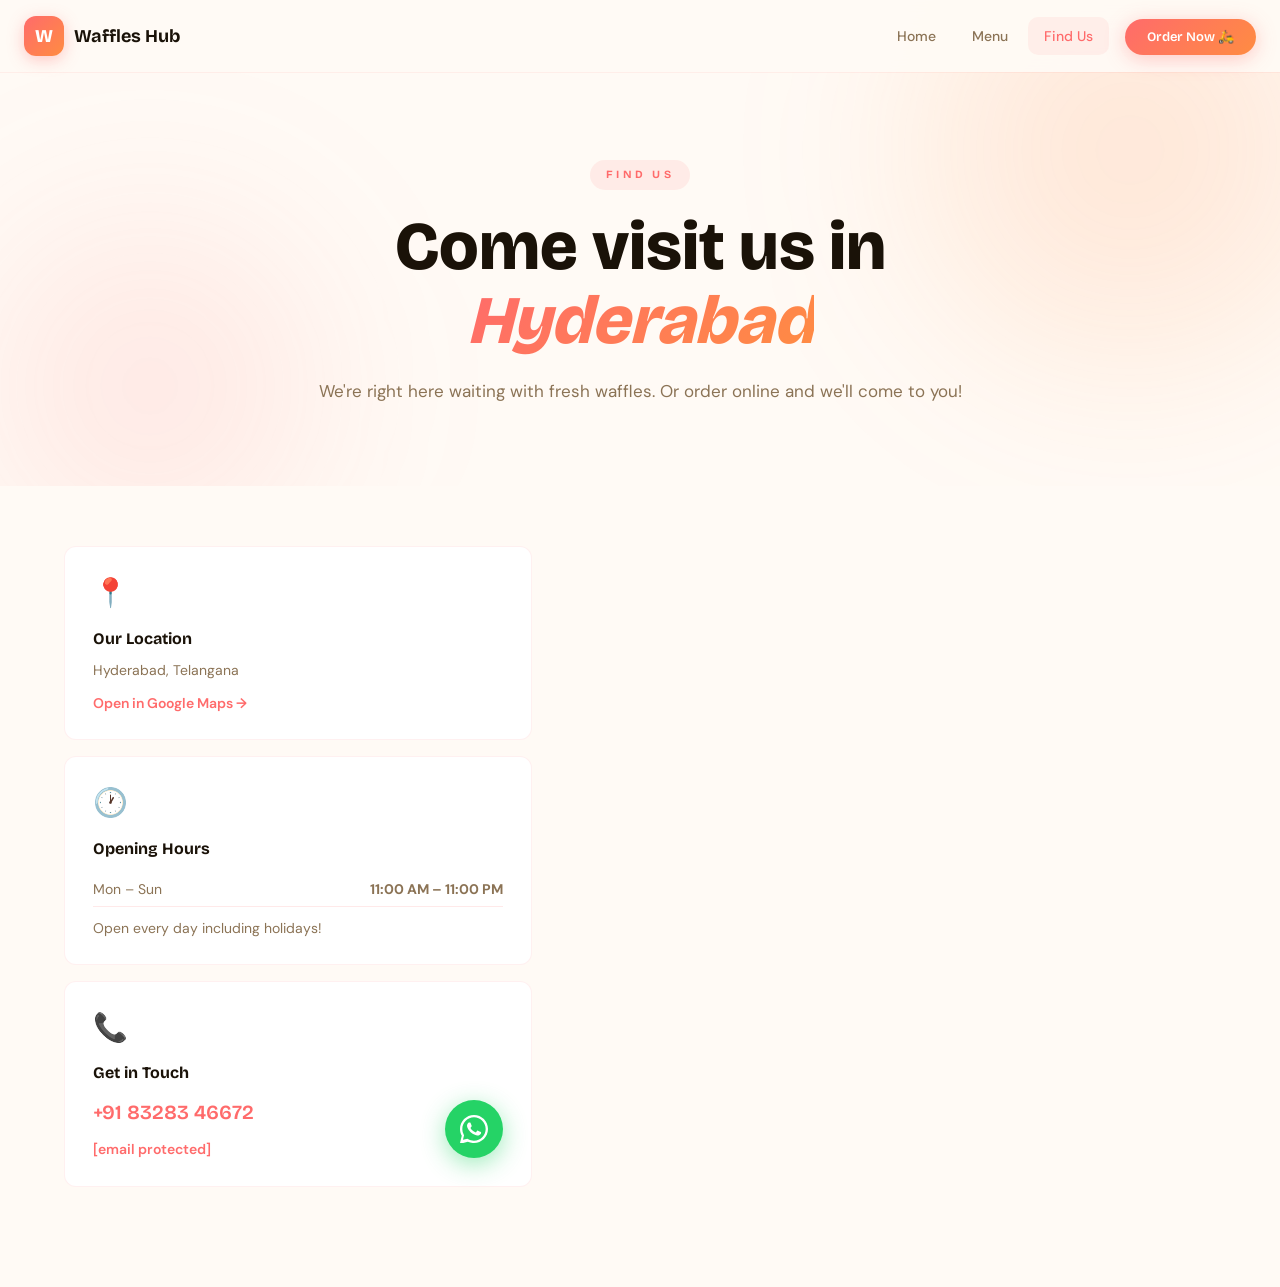
<file: findus.html>
<!DOCTYPE html>
<html lang="en">
<head>
  <meta charset="UTF-8">
  <meta name="viewport" content="width=device-width, initial-scale=1.0">
  <title>Find Us — Waffles Hub</title>
  <link rel="preconnect" href="https://fonts.googleapis.com">
  <link href="https://fonts.googleapis.com/css2?family=Bricolage+Grotesque:wght@400;500;600;700;800&family=DM+Sans:ital,wght@0,300;0,400;0,500;1,300&display=swap" rel="stylesheet">
  <link rel="stylesheet" href="style.css">
</head>
<body class="page-findus">

<!-- NAV -->
<nav class="nav" id="nav">
  <div class="nav-inner">
    <a href="index.html" class="nav-logo">
      <div class="logo-blob">W</div>
      <span>Waffles Hub</span>
    </a>
    <div class="nav-links">
      <a href="index.html">Home</a>
      <a href="menu.html">Menu</a>
      <a href="findus.html" class="active">Find Us</a>
    </div>
    <div class="nav-actions">
      <a href="index.html#cta" class="btn-order">Order Now 🛵</a>
    </div>
    <button class="burger" id="burger"><span></span><span></span><span></span></button>
  </div>
</nav>
<div class="mob-menu" id="mobMenu">
  <a href="index.html" onclick="closeBurger()">Home</a>
  <a href="menu.html" onclick="closeBurger()">Menu</a>
  <a href="findus.html" onclick="closeBurger()">Find Us</a>
  <a href="index.html#cta" onclick="closeBurger()" class="mob-order">Order Now 🛵</a>
</div>

<!-- PAGE HERO -->
<section class="page-hero findus-hero">
  <div class="page-hero-shapes">
    <div class="ph-s1"></div><div class="ph-s2"></div>
  </div>
  <div class="page-hero-content">
    <span class="page-hero-label">Find Us</span>
    <h1>Come visit us in <em>Hyderabad</em></h1>
    <p>We're right here waiting with fresh waffles. Or order online and we'll come to you!</p>
  </div>
</section>

<!-- FIND US CONTENT -->
<section class="findus-section">
  <div class="container">
    <div class="findus-grid">

      <!-- INFO CARDS -->
      <div class="findus-info">
        <div class="info-card reveal-card" style="--i:0">
          <div class="info-icon">📍</div>
          <h3>Our Location</h3>
          <p>Hyderabad, Telangana</p>
          <a href="https://maps.app.goo.gl/ycZbX25pF25yN1WCA?g_st=iw" target="_blank" class="info-link">Open in Google Maps →</a>
        </div>

        <div class="info-card reveal-card" style="--i:1">
          <div class="info-icon">🕐</div>
          <h3>Opening Hours</h3>
          <div class="hours-list">
            <div class="hours-row"><span>Mon – Sun</span><span><strong>11:00 AM – 11:00 PM</strong></span></div>
          </div>
          <p class="hours-note">Open every day including holidays!</p>
        </div>

        <div class="info-card reveal-card" style="--i:2">
          <div class="info-icon">📞</div>
          <h3>Get in Touch</h3>
          <a href="tel:8328346672" class="info-link big">+91 83283 46672</a>
          <a href="/cdn-cgi/l/email-protection#f997989e98959097989a91b99e94989095d79a9694" class="info-link"><span class="__cf_email__" data-cfemail="cba5aaacaaa7a2a5aaa8a38baca6aaa2a7e5a8a4a6">[email&#160;protected]</span></a>
          <a href="https://wa.me/918328346672" target="_blank" class="wa-float">
  <svg width="28" height="28" viewBox="0 0 24 24" fill="white" xmlns="http://www.w3.org/2000/svg">
    <path d="M17.472 14.382c-.297-.149-1.758-.867-2.03-.967-.273-.099-.471-.148-.67.15-.197.297-.767.966-.94 1.164-.173.199-.347.223-.644.075-.297-.15-1.255-.463-2.39-1.475-.883-.788-1.48-1.761-1.653-2.059-.173-.297-.018-.458.13-.606.134-.133.298-.347.446-.52.149-.174.198-.298.298-.497.099-.198.05-.371-.025-.52-.075-.149-.669-1.612-.916-2.207-.242-.579-.487-.5-.669-.51-.173-.008-.371-.01-.57-.01-.198 0-.52.074-.792.372-.272.297-1.04 1.016-1.04 2.479 0 1.462 1.065 2.875 1.213 3.074.149.198 2.096 3.2 5.077 4.487.709.306 1.262.489 1.694.625.712.227 1.36.195 1.871.118.571-.085 1.758-.719 2.006-1.413.248-.694.248-1.289.173-1.413-.074-.124-.272-.198-.57-.347z"/>
    <path d="M12 0C5.373 0 0 5.373 0 12c0 2.123.553 4.116 1.523 5.847L.057 23.882a.5.5 0 0 0 .611.611l6.037-1.466A11.945 11.945 0 0 0 12 24c6.627 0 12-5.373 12-12S18.627 0 12 0zm0 22c-1.907 0-3.693-.528-5.221-1.448l-.374-.222-3.878.942.96-3.878-.244-.386A9.96 9.96 0 0 1 2 12C2 6.477 6.477 2 12 2s10 4.477 10 10-4.477 10-10 10z"/>
  </svg>
</a>

<script src="script.js"></script>
</body>
</html>
</file>
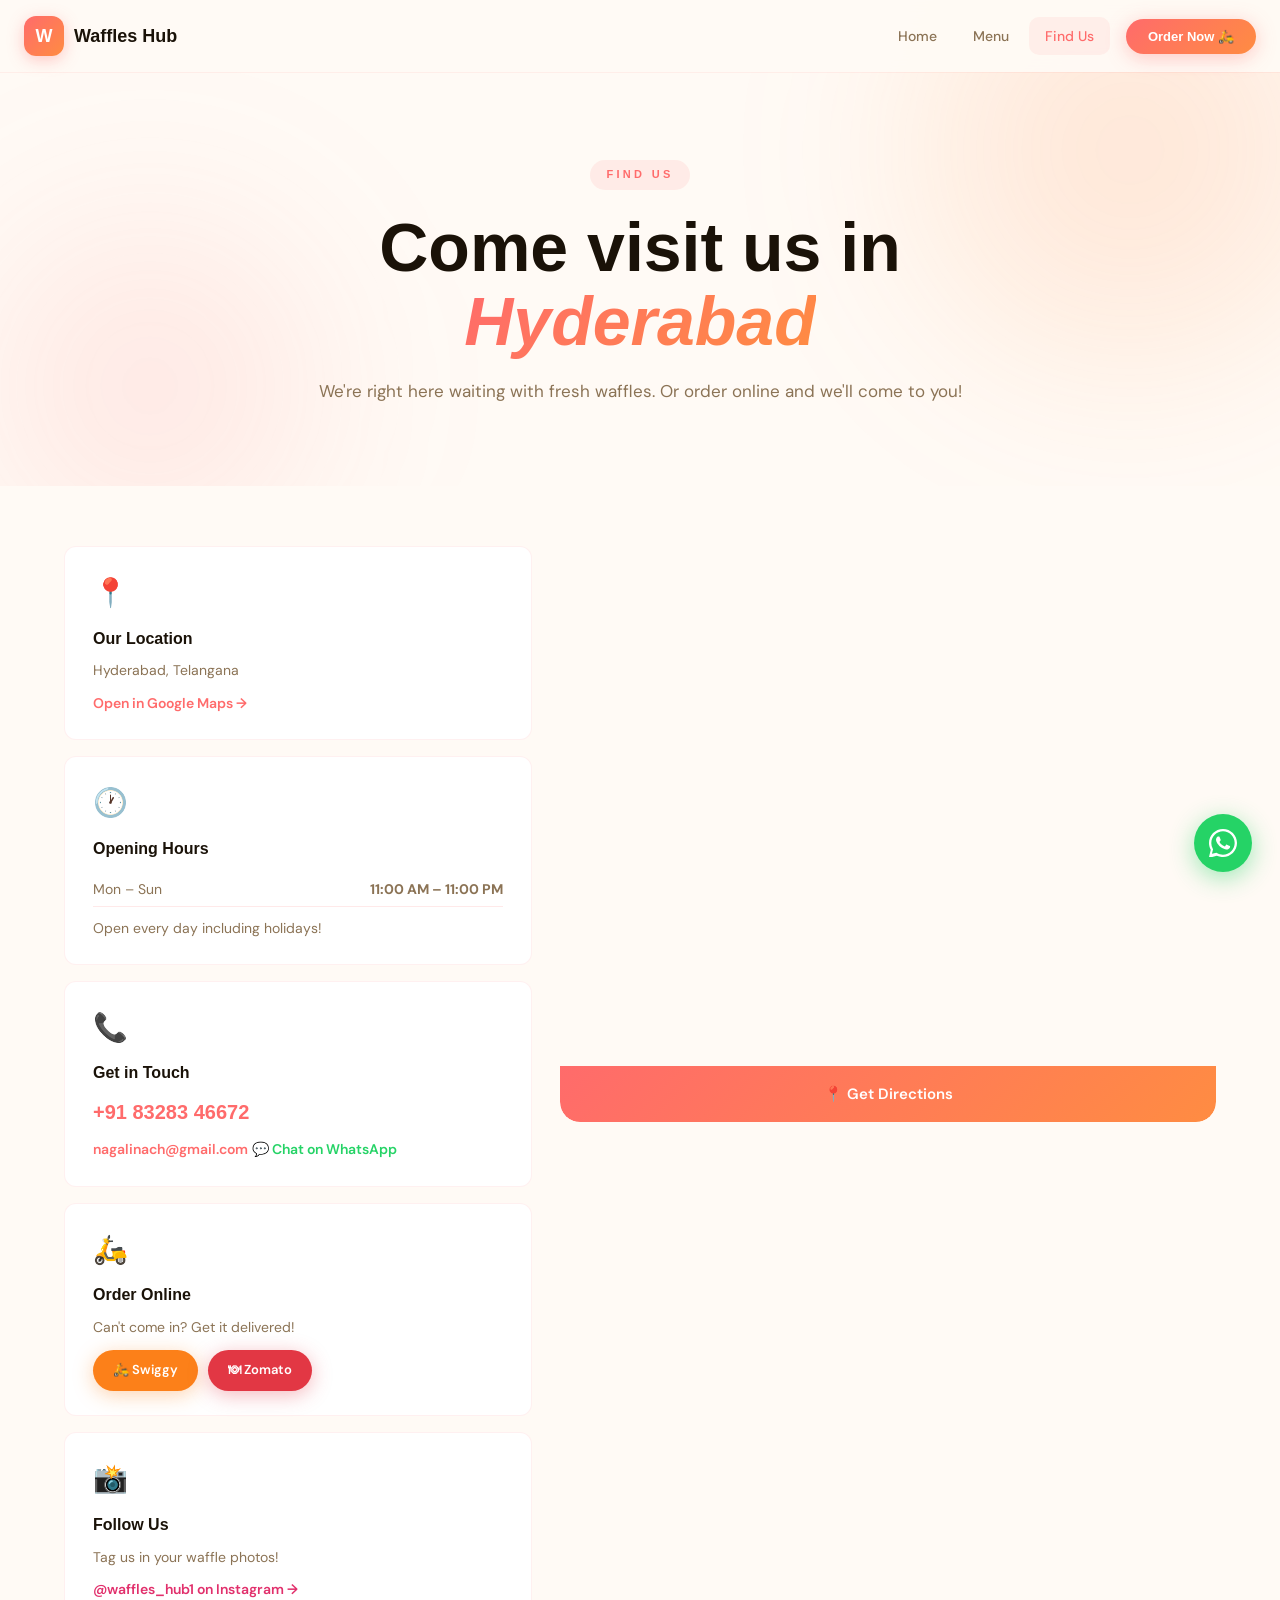
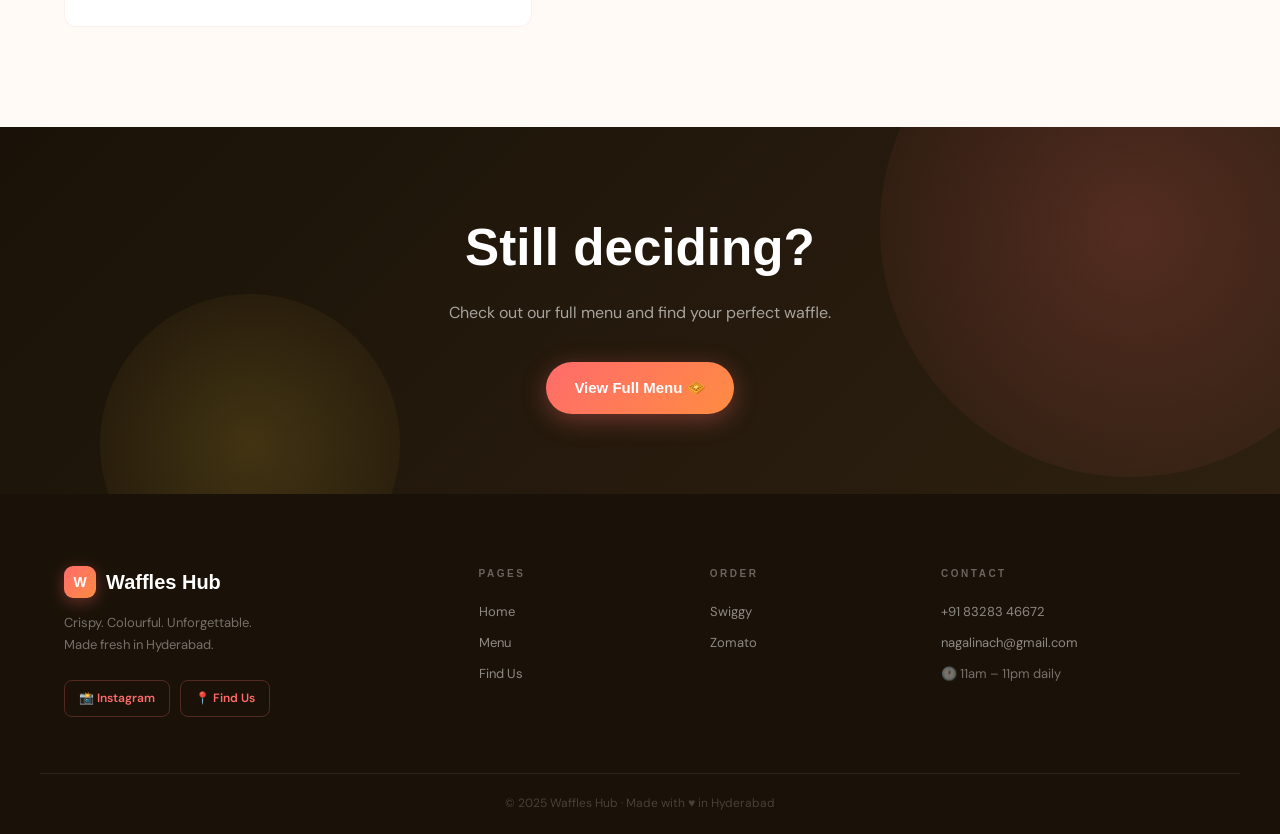
<file: Findus.html>
<!DOCTYPE html>
<html lang="en">
<head>
  <meta charset="UTF-8">
  <meta name="viewport" content="width=device-width, initial-scale=1.0">
  <title>Find Us — Waffles Hub</title>
  <link rel="preconnect" href="https://fonts.googleapis.com">
  <link href="https://fonts.googleapis.com/css2?family=Syne:wght@400;600;700;800&family=DM+Sans:ital,wght@0,300;0,400;0,500;1,300&display=swap" rel="stylesheet">
  <link rel="stylesheet" href="style.css">
</head>
<body class="page-findus">

<!-- NAV -->
<nav class="nav" id="nav">
  <div class="nav-inner">
    <a href="index.html" class="nav-logo">
      <div class="logo-blob">W</div>
      <span>Waffles Hub</span>
    </a>
    <div class="nav-links">
      <a href="index.html">Home</a>
      <a href="menu.html">Menu</a>
      <a href="findus.html" class="active">Find Us</a>
    </div>
    <div class="nav-actions">
      <a href="https://www.swiggy.com/direct/brand/342209?source=swiggy-direct&subSource=generic" target="_blank" class="btn-order">Order Now 🛵</a>
    </div>
    <button class="burger" id="burger"><span></span><span></span><span></span></button>
  </div>
</nav>
<div class="mob-menu" id="mobMenu">
  <a href="index.html" onclick="closeBurger()">Home</a>
  <a href="menu.html" onclick="closeBurger()">Menu</a>
  <a href="findus.html" onclick="closeBurger()">Find Us</a>
  <a href="https://www.swiggy.com/direct/brand/342209" target="_blank" class="mob-order">Order Now 🛵</a>
</div>

<!-- PAGE HERO -->
<section class="page-hero findus-hero">
  <div class="page-hero-shapes">
    <div class="ph-s1"></div><div class="ph-s2"></div>
  </div>
  <div class="page-hero-content">
    <span class="page-hero-label">Find Us</span>
    <h1>Come visit us in <em>Hyderabad</em></h1>
    <p>We're right here waiting with fresh waffles. Or order online and we'll come to you!</p>
  </div>
</section>

<!-- FIND US CONTENT -->
<section class="findus-section">
  <div class="container">
    <div class="findus-grid">

      <!-- INFO CARDS -->
      <div class="findus-info">
        <div class="info-card reveal-card" style="--i:0">
          <div class="info-icon">📍</div>
          <h3>Our Location</h3>
          <p>Hyderabad, Telangana</p>
          <a href="https://maps.app.goo.gl/ycZbX25pF25yN1WCA?g_st=iw" target="_blank" class="info-link">Open in Google Maps →</a>
        </div>

        <div class="info-card reveal-card" style="--i:1">
          <div class="info-icon">🕐</div>
          <h3>Opening Hours</h3>
          <div class="hours-list">
            <div class="hours-row"><span>Mon – Sun</span><span><strong>11:00 AM – 11:00 PM</strong></span></div>
          </div>
          <p class="hours-note">Open every day including holidays!</p>
        </div>

        <div class="info-card reveal-card" style="--i:2">
          <div class="info-icon">📞</div>
          <h3>Get in Touch</h3>
          <a href="tel:8328346672" class="info-link big">+91 83283 46672</a>
          <a href="mailto:nagalinach@gmail.com" class="info-link">nagalinach@gmail.com</a>
          <a href="https://wa.me/918328346672" target="_blank" class="info-link whatsapp-link">💬 Chat on WhatsApp</a>
        </div>

        <div class="info-card reveal-card" style="--i:3">
          <div class="info-icon">🛵</div>
          <h3>Order Online</h3>
          <p>Can't come in? Get it delivered!</p>
          <div class="order-btns-row">
            <a href="https://www.swiggy.com/direct/brand/342209?source=swiggy-direct&subSource=generic" target="_blank" class="btn-swiggy sm">🛵 Swiggy</a>
            <a href="https://zoma.to/r/21870939" target="_blank" class="btn-zomato sm">🍽 Zomato</a>
          </div>
        </div>

        <div class="info-card reveal-card" style="--i:4">
          <div class="info-icon">📸</div>
          <h3>Follow Us</h3>
          <p>Tag us in your waffle photos!</p>
          <a href="https://www.instagram.com/waffles_hub1?igsh=MWwyd3F5aGllOXdnZQ%3D%3D&utm_source=qr" target="_blank" class="info-link insta-link">@waffles_hub1 on Instagram →</a>
        </div>
      </div>

      <!-- MAP -->
      <div class="findus-map reveal-card" style="--i:1">
        <div class="map-wrap">
          <iframe
            src="https://www.google.com/maps/embed?pb=!1m18!1m12!1m3!1d243647.25613065193!2d78.24323041376953!3d17.412281199999998!2m3!1f0!2f0!3f0!3m2!1i1024!2i768!4f13.1!3m3!1m2!1s0x3bcb99daeaebd2c7%3A0xae93b78392bafbc2!2sHyderabad%2C%20Telangana!5e0!3m2!1sen!2sin!4v1710000000000!5m2!1sen!2sin"
            width="100%" height="100%"
            style="border:0;" allowfullscreen="" loading="lazy"
            referrerpolicy="no-referrer-when-downgrade">
          </iframe>
        </div>
        <a href="https://maps.app.goo.gl/ycZbX25pF25yN1WCA?g_st=iw" target="_blank" class="map-cta">📍 Get Directions</a>
      </div>

    </div>
  </div>
</section>

<!-- CTA -->
<section class="cta-banner">
  <div class="cta-shapes"><div class="cta-s1"></div><div class="cta-s2"></div></div>
  <div class="container cta-inner">
    <h2>Still deciding?</h2>
    <p>Check out our full menu and find your perfect waffle.</p>
    <div class="cta-btns">
      <a href="menu.html" class="btn-primary">View Full Menu 🧇</a>
    </div>
  </div>
</section>

<!-- FOOTER -->
<footer class="footer">
  <div class="container footer-inner">
    <div class="footer-brand">
      <div class="footer-logo"><div class="logo-blob sm">W</div> Waffles Hub</div>
      <p>Crispy. Colourful. Unforgettable.<br>Made fresh in Hyderabad.</p>
      <div class="footer-socials">
        <a href="https://www.instagram.com/waffles_hub1" target="_blank">📸 Instagram</a>
        <a href="https://maps.app.goo.gl/ycZbX25pF25yN1WCA" target="_blank">📍 Find Us</a>
      </div>
    </div>
    <div class="footer-col"><h5>Pages</h5><a href="index.html">Home</a><a href="menu.html">Menu</a><a href="findus.html">Find Us</a></div>
    <div class="footer-col"><h5>Order</h5><a href="https://www.swiggy.com/direct/brand/342209?source=swiggy-direct&subSource=generic" target="_blank">Swiggy</a><a href="https://zoma.to/r/21870939" target="_blank">Zomato</a></div>
    <div class="footer-col"><h5>Contact</h5><a href="tel:8328346672">+91 83283 46672</a><a href="mailto:nagalinach@gmail.com">nagalinach@gmail.com</a><p>🕐 11am – 11pm daily</p></div>
  </div>
  <div class="footer-bottom"><p>© 2025 Waffles Hub · Made with ♥ in Hyderabad</p></div>
</footer>

<a href="https://wa.me/918328346672" target="_blank" class="wa-float">
  <svg width="28" height="28" viewBox="0 0 24 24" fill="white" xmlns="http://www.w3.org/2000/svg">
    <path d="M17.472 14.382c-.297-.149-1.758-.867-2.03-.967-.273-.099-.471-.148-.67.15-.197.297-.767.966-.94 1.164-.173.199-.347.223-.644.075-.297-.15-1.255-.463-2.39-1.475-.883-.788-1.48-1.761-1.653-2.059-.173-.297-.018-.458.13-.606.134-.133.298-.347.446-.52.149-.174.198-.298.298-.497.099-.198.05-.371-.025-.52-.075-.149-.669-1.612-.916-2.207-.242-.579-.487-.5-.669-.51-.173-.008-.371-.01-.57-.01-.198 0-.52.074-.792.372-.272.297-1.04 1.016-1.04 2.479 0 1.462 1.065 2.875 1.213 3.074.149.198 2.096 3.2 5.077 4.487.709.306 1.262.489 1.694.625.712.227 1.36.195 1.871.118.571-.085 1.758-.719 2.006-1.413.248-.694.248-1.289.173-1.413-.074-.124-.272-.198-.57-.347z"/>
    <path d="M12 0C5.373 0 0 5.373 0 12c0 2.123.553 4.116 1.523 5.847L.057 23.882a.5.5 0 0 0 .611.611l6.037-1.466A11.945 11.945 0 0 0 12 24c6.627 0 12-5.373 12-12S18.627 0 12 0zm0 22c-1.907 0-3.693-.528-5.221-1.448l-.374-.222-3.878.942.96-3.878-.244-.386A9.96 9.96 0 0 1 2 12C2 6.477 6.477 2 12 2s10 4.477 10 10-4.477 10-10 10z"/>
  </svg>
</a>

<script src="script.js"></script>
</body>
</html>
</file>
<file: style.css>
/* ═══════════════════════════════════════════
   WAFFLES HUB — Coral + Yellow Premium Cafe
   ═══════════════════════════════════════════ */

*, *::before, *::after { margin:0; padding:0; box-sizing:border-box; }

:root {
  --coral: #FF6B6B;
  --coral-dark: #e85555;
  --orange: #FF8C42;
  --yellow: #FFD93D;
  --green: #6BCB77;
  --blue: #4D96FF;
  --bg: #FFFAF5;
  --bg2: #FFF5EC;
  --dark: #1A1208;
  --dark2: #2D2010;
  --text: #3D2C1E;
  --muted: #8B7355;
  --border: rgba(255,107,107,0.15);
  --white: #ffffff;
  --swiggy: #fc8019;
  --zomato: #e23744;
  --radius: 20px;
  --radius-sm: 12px;
}

html { scroll-behavior: smooth; }

body {
  background: var(--bg);
  color: var(--text);
  font-family: 'DM Sans', sans-serif;
  overflow-x: hidden;
  line-height: 1.6;
}

h1,h2,h3,h4,h5,.nav-logo span,.logo-blob,.btn-order,.btn-primary,.btn-secondary,.mtab,.section-label,.page-hero-label,.hero-h1,.section-h2,.stack-left h3,.cta-inner h2,.menu-cat-label,.addons-box h3,.info-card h3,.footer-logo,.why-card h3,.mcard-back h4,.page-hero-content h1 {
  font-family: 'Bricolage Grotesque', sans-serif !important;
}

.container { max-width: 1200px; margin: auto; padding: 0 24px; }

/* ══ NAV ══ */
.nav {
  position: fixed; top: 0; left: 0; right: 0;
  z-index: 1000;
  padding: 0;
  background: rgba(255,250,245,0.95);
  backdrop-filter: blur(20px);
  -webkit-backdrop-filter: blur(20px);
  box-shadow: 0 1px 0 rgba(255,107,107,0.08);
  transition: all 0.4s cubic-bezier(0.16,1,0.3,1);
}

.nav.scrolled {
  background: rgba(255,250,245,0.98);
  backdrop-filter: blur(24px);
  box-shadow: 0 2px 32px rgba(255,107,107,0.1);
}

.nav-inner {
  max-width: 1280px; margin: auto;
  padding: 16px 24px;
  display: flex; align-items: center; gap: 16px;
  transition: padding 0.4s ease;
}

.nav.scrolled .nav-inner { padding: 12px 24px; }

/* Push links + actions to the right on desktop */
.nav-links { margin-left: auto; }

/* Burger always stays at far right */
.burger { margin-left: auto; }

.nav-logo {
  display: flex; align-items: center; gap: 10px;
  text-decoration: none; flex-shrink: 0;
}

.logo-blob {
  width: 40px; height: 40px;
  background: linear-gradient(135deg, var(--coral), var(--orange));
  border-radius: 12px;
  display: flex; align-items: center; justify-content: center;
  color: white; font-family: 'Bricolage Grotesque', sans-serif;
  font-size: 18px; font-weight: 800;
  box-shadow: 0 4px 16px rgba(255,107,107,0.35);
  transition: transform 0.3s ease;
}

.logo-blob.sm { width: 32px; height: 32px; font-size: 14px; border-radius: 9px; }

.nav-logo:hover .logo-blob { transform: rotate(-6deg) scale(1.05); }

.nav-logo span {
  font-family: 'Bricolage Grotesque', sans-serif; font-size: 18px; font-weight: 700;
  color: var(--dark);
}

.nav-links {
  display: flex; gap: 4px;
}

.nav-links a {
  font-size: 14px; font-weight: 500;
  color: var(--muted); text-decoration: none;
  padding: 8px 16px; border-radius: 10px;
  transition: all 0.25s ease;
}

.nav-links a:hover, .nav-links a.active {
  color: var(--coral); background: rgba(255,107,107,0.08);
}

.nav-actions { flex-shrink: 0; }

.btn-order {
  background: linear-gradient(135deg, var(--coral), var(--orange));
  color: white; text-decoration: none;
  font-size: 13px; font-weight: 600;
  padding: 10px 22px; border-radius: 50px;
  box-shadow: 0 4px 20px rgba(255,107,107,0.35);
  transition: transform 0.25s ease, box-shadow 0.25s ease;
  white-space: nowrap;
}

.btn-order:hover { transform: translateY(-2px); box-shadow: 0 8px 28px rgba(255,107,107,0.45); }

.burger {
  display: none; flex-direction: column; gap: 5px;
  background: none; border: none; cursor: pointer; padding: 6px;
  margin-left: auto;
}

.burger span {
  display: block; width: 22px; height: 2px;
  background: var(--dark); border-radius: 2px;
  transition: all 0.35s cubic-bezier(0.16,1,0.3,1);
}

.burger.open span:nth-child(1) { transform: translateY(7px) rotate(45deg); }
.burger.open span:nth-child(2) { opacity: 0; transform: scaleX(0); }
.burger.open span:nth-child(3) { transform: translateY(-7px) rotate(-45deg); }

/* ══ MOBILE MENU ══ */
.mob-menu {
  position: fixed; inset: 0;
  background: var(--white);
  z-index: 999;
  display: flex; flex-direction: column;
  align-items: center; justify-content: center; gap: 8px;
  opacity: 0; pointer-events: none;
  transition: opacity 0.35s ease;
}

.mob-menu.open { opacity: 1; pointer-events: all; }

.mob-menu a {
  font-family: 'Bricolage Grotesque', sans-serif; font-size: 36px; font-weight: 700;
  color: var(--dark); text-decoration: none;
  padding: 8px 24px; border-radius: 16px;
  transition: all 0.25s ease;
  transform: translateY(20px); opacity: 0;
}

.mob-menu.open a {
  transform: translateY(0); opacity: 1;
}
.mob-menu.open a:nth-child(1) { transition-delay: 0.05s; }
.mob-menu.open a:nth-child(2) { transition-delay: 0.1s; }
.mob-menu.open a:nth-child(3) { transition-delay: 0.15s; }
.mob-menu.open a:nth-child(4) { transition-delay: 0.2s; }

.mob-menu a:hover { color: var(--coral); background: rgba(255,107,107,0.07); }
.mob-order { background: linear-gradient(135deg,var(--coral),var(--orange)) !important; color: white !important; font-size: 18px !important; border-radius: 50px !important; }

/* ══ HERO ══ */
.hero {
  min-height: 100vh;
  display: flex; align-items: center;
  padding: 120px 24px 80px;
  max-width: 1280px; margin: auto;
  position: relative; gap: 64px;
}

.hero-shapes {
  position: fixed; inset: 0; z-index: -1; pointer-events: none;
  overflow: hidden;
}

.shape {
  position: absolute; border-radius: 50%;
  filter: blur(80px); opacity: 0.25;
}

.s1 {
  width: 600px; height: 600px; top: -100px; right: -100px;
  background: radial-gradient(circle, var(--yellow), var(--orange));
  animation: float1 8s ease-in-out infinite;
}

.s2 {
  width: 400px; height: 400px; bottom: 100px; left: -80px;
  background: radial-gradient(circle, var(--coral), #FF8FA3);
  animation: float2 10s ease-in-out infinite;
}

.s3 {
  width: 300px; height: 300px; top: 50%; left: 40%;
  background: radial-gradient(circle, var(--green), #9DEBB9);
  animation: float3 12s ease-in-out infinite;
}

@keyframes float1 { 0%,100%{transform:translate(0,0) scale(1)} 50%{transform:translate(-30px,40px) scale(1.05)} }
@keyframes float2 { 0%,100%{transform:translate(0,0)} 50%{transform:translate(40px,-30px)} }
@keyframes float3 { 0%,100%{transform:translate(0,0) scale(1)} 60%{transform:translate(-20px,30px) scale(0.95)} }

.hero-content { flex: 1; max-width: 560px; }

.hero-badge {
  display: inline-flex; align-items: center; gap: 8px;
  background: rgba(255,107,107,0.1);
  border: 1.5px solid rgba(255,107,107,0.2);
  color: var(--coral-dark);
  font-size: 13px; font-weight: 600;
  padding: 8px 18px; border-radius: 50px;
  margin-bottom: 28px;
  animation: fadeUp 0.8s ease 0.2s both;
}

.hero-h1 {
  font-family: 'Bricolage Grotesque', sans-serif;
  font-size: clamp(44px, 6vw, 76px);
  font-weight: 800; line-height: 1.05;
  color: var(--dark); margin-bottom: 24px;
  animation: fadeUp 0.8s cubic-bezier(0.16,1,0.3,1) 0.35s both;
}

.hero-h1 em {
  font-style: italic; font-weight: 700;
  background: linear-gradient(135deg, var(--coral), var(--orange));
  -webkit-background-clip: text; -webkit-text-fill-color: transparent;
  background-clip: text;
}

.hero-p {
  font-size: 17px; font-weight: 300; color: var(--muted);
  margin-bottom: 36px; line-height: 1.75;
  animation: fadeUp 0.8s ease 0.5s both;
}

.hero-btns {
  display: flex; gap: 12px; flex-wrap: wrap; margin-bottom: 48px;
  animation: fadeUp 0.8s ease 0.65s both;
}

.btn-primary {
  background: linear-gradient(135deg, var(--coral), var(--orange));
  color: white; text-decoration: none;
  font-size: 15px; font-weight: 600;
  padding: 14px 28px; border-radius: 50px;
  box-shadow: 0 6px 24px rgba(255,107,107,0.35);
  transition: transform 0.25s ease, box-shadow 0.25s ease;
  display: inline-block;
}

.btn-primary:hover { transform: translateY(-3px); box-shadow: 0 12px 32px rgba(255,107,107,0.45); }

.btn-secondary {
  background: white; color: var(--text);
  border: 2px solid var(--border);
  text-decoration: none; font-size: 15px; font-weight: 600;
  padding: 14px 28px; border-radius: 50px;
  transition: all 0.25s ease; display: inline-block;
}

.btn-secondary:hover { border-color: var(--coral); color: var(--coral); transform: translateY(-3px); }

.hero-stats {
  display: flex; align-items: center; gap: 24px;
  animation: fadeUp 0.8s ease 0.8s both;
}

.stat { display: flex; flex-direction: column; }
.stat strong { font-family: 'Bricolage Grotesque', sans-serif; font-size: 24px; font-weight: 800; color: var(--dark); }
.stat span { font-size: 12px; color: var(--muted); font-weight: 400; }
.stat-div { width: 1px; height: 36px; background: var(--border); }

/* ── HERO VISUAL ── */
.hero-visual {
  flex: 1; position: relative; max-width: 520px;
  animation: fadeUp 1s ease 0.4s both;
}

.hero-img-wrap {
  position: relative; border-radius: 32px; overflow: hidden;
  aspect-ratio: 4/4.5;
}

.img-blob {
  position: absolute; inset: 0;
  background: linear-gradient(135deg, rgba(255,107,107,0.15), rgba(255,217,61,0.1));
  z-index: 1;
}

.hero-img {
  width: 100%; height: 100%; object-fit: cover;
  transition: transform 8s ease;
}

.hero-img-wrap:hover .hero-img { transform: scale(1.04); }

.float-tag {
  position: absolute;
  background: white;
  border-radius: 50px; padding: 10px 18px;
  font-size: 13px; font-weight: 600; color: var(--dark);
  box-shadow: 0 8px 32px rgba(0,0,0,0.12);
  animation: bobble 3s ease-in-out infinite;
}

.t1 { top: 24px; left: -20px; animation-delay: 0s; }
.t2 { top: 50%; right: -24px; animation-delay: 0.8s; }
.t3 { bottom: 32px; left: -16px; animation-delay: 1.6s; }

@keyframes bobble { 0%,100%{transform:translateY(0)} 50%{transform:translateY(-8px)} }

/* ══ MARQUEE ══ */
.marquee {
  background: linear-gradient(135deg, var(--coral), var(--orange));
  padding: 14px 0; overflow: hidden; white-space: nowrap;
}

.marquee-inner {
  display: inline-flex; gap: 32px;
  animation: marquee 20s linear infinite;
}

.marquee-inner span {
  font-family: 'Bricolage Grotesque', sans-serif; font-size: 14px; font-weight: 600;
  color: rgba(255,255,255,0.9); letter-spacing: 0.04em;
}

@keyframes marquee { from{transform:translateX(0)} to{transform:translateX(-50%)} }

/* ══ SECTIONS ══ */
.why { padding: 100px 0; background: var(--bg); }
.section-label {
  font-size: 11px; font-weight: 700; letter-spacing: 0.3em;
  text-transform: uppercase; color: var(--coral);
  margin-bottom: 12px;
}
.section-h2 {
  font-family: 'Bricolage Grotesque', sans-serif; font-size: clamp(32px,4.5vw,56px);
  font-weight: 800; color: var(--dark); margin-bottom: 16px; line-height: 1.1;
}
.section-h2 em {
  font-style: italic;
  background: linear-gradient(135deg,var(--coral),var(--orange));
  -webkit-background-clip: text; -webkit-text-fill-color: transparent; background-clip: text;
}
.section-sub { font-size: 16px; color: var(--muted); margin-bottom: 56px; }

.why-grid {
  display: grid; grid-template-columns: repeat(4,1fr); gap: 20px; margin-top: 48px;
}

.why-card {
  background: white; border-radius: var(--radius);
  padding: 32px 28px;
  border: 1.5px solid rgba(255,107,107,0.1);
  transition: transform 0.35s cubic-bezier(0.16,1,0.3,1), box-shadow 0.35s ease;
}

.why-card:hover {
  transform: translateY(-8px);
  box-shadow: 0 20px 48px rgba(255,107,107,0.15);
}

.why-icon { font-size: 36px; margin-bottom: 16px; }
.why-card h3 { font-family: 'Bricolage Grotesque', sans-serif; font-size: 18px; font-weight: 700; color: var(--dark); margin-bottom: 10px; }
.why-card p { font-size: 14px; color: var(--muted); line-height: 1.7; }

/* ══ STACKING CARDS ══ */
.stack-section { padding: 100px 0; background: var(--bg2); overflow: hidden; }
.stack-section .container { margin-bottom: 48px; }

.stack-wrapper {
  max-width: 900px; margin: 0 auto 32px;
  position: relative; min-height: 360px;
  padding: 0 24px;
}

.stack-card {
  background: var(--card-color, var(--coral));
  border-radius: 28px;
  position: absolute; left: 24px; right: 24px;
  top: 0;
  overflow: hidden;
  transition: transform 0.7s cubic-bezier(0.4,0,0.2,1),
              opacity 0.7s cubic-bezier(0.4,0,0.2,1),
              box-shadow 0.7s ease;
  cursor: pointer;
  box-shadow: 0 12px 48px rgba(0,0,0,0.15);
  will-change: transform, opacity;
}

.stack-card[data-state="active"] {
  position: relative; left: 0; right: 0;
  transform: translateY(0) scale(1);
  opacity: 1; z-index: 10;
  box-shadow: 0 20px 60px rgba(0,0,0,0.2);
}
.stack-card[data-state="behind1"] {
  transform: translateY(-14px) scale(0.97);
  opacity: 0.75; z-index: 9;
}
.stack-card[data-state="behind2"] {
  transform: translateY(-24px) scale(0.94);
  opacity: 0.5; z-index: 8;
}
.stack-card[data-state="hidden"] {
  opacity: 0; transform: translateY(-32px) scale(0.91);
  z-index: 7; pointer-events: none;
}

.stack-card-inner {
  display: flex; gap: 0; min-height: 320px;
}

.stack-left {
  flex: 1; padding: 44px 40px;
  display: flex; flex-direction: column; justify-content: center;
}

.stack-num {
  font-family: 'Bricolage Grotesque', sans-serif; font-size: 13px; font-weight: 800;
  color: rgba(255,255,255,0.5); letter-spacing: 0.15em;
  margin-bottom: 16px; display: block;
}

.stack-left h3 {
  font-family: 'Bricolage Grotesque', sans-serif; font-size: 36px; font-weight: 800;
  color: white; margin-bottom: 14px; line-height: 1.1;
}

.stack-left p { font-size: 15px; color: rgba(255,255,255,0.8); line-height: 1.7; margin-bottom: 20px; }

.stack-price {
  font-size: 15px; font-weight: 600; color: rgba(255,255,255,0.9);
  margin-bottom: 28px;
}

.stack-btn {
  display: inline-flex; align-items: center;
  background: rgba(255,255,255,0.2);
  color: white; text-decoration: none;
  font-size: 14px; font-weight: 600;
  padding: 12px 24px; border-radius: 50px;
  transition: background 0.25s ease;
  backdrop-filter: blur(8px);
  width: fit-content;
}

.stack-btn:hover { background: rgba(255,255,255,0.35); }

.stack-right {
  width: 340px; flex-shrink: 0; overflow: hidden;
}

.stack-right img {
  width: 100%; height: 100%; object-fit: cover;
  transition: transform 0.6s ease;
}

.stack-card:hover .stack-right img { transform: scale(1.05); }

.stack-nav {
  display: flex; align-items: center; justify-content: center; gap: 20px;
}

.stack-prev, .stack-next {
  width: 48px; height: 48px; border-radius: 50%;
  background: white; border: 2px solid var(--border);
  font-size: 18px; cursor: pointer;
  display: flex; align-items: center; justify-content: center;
  transition: all 0.25s ease;
}

.stack-prev:hover, .stack-next:hover {
  background: var(--coral); border-color: var(--coral); color: white;
  transform: scale(1.1);
}

.stack-dots { display: flex; gap: 8px; }
.stack-dot {
  width: 8px; height: 8px; border-radius: 50%;
  background: rgba(255,107,107,0.2); cursor: pointer;
  transition: all 0.25s ease;
}
.stack-dot.active { background: var(--coral); transform: scale(1.3); }

/* ══ REVIEWS ══ */
.reviews { padding: 100px 0; background: var(--bg); }

.reviews-grid {
  display: grid; grid-template-columns: repeat(2,1fr); gap: 20px; margin-top: 48px;
}

.rev-card {
  background: white; border-radius: var(--radius);
  padding: 32px;
  border: 1.5px solid rgba(255,107,107,0.1);
  transition: transform 0.35s cubic-bezier(0.16,1,0.3,1), box-shadow 0.35s ease;
  position: relative; overflow: hidden;
}

.rev-card::before {
  content: '"'; position: absolute;
  top: -20px; right: 24px;
  font-family: 'Bricolage Grotesque', sans-serif; font-size: 140px; font-weight: 800;
  color: rgba(255,107,107,0.06); line-height: 1;
  pointer-events: none;
}

.rev-card:hover { transform: translateY(-6px); box-shadow: 0 20px 48px rgba(255,107,107,0.12); }

.featured-rev {
  background: linear-gradient(135deg, rgba(255,107,107,0.05), rgba(255,217,61,0.05));
  border-color: rgba(255,107,107,0.2);
}

.rev-stars { font-size: 16px; color: var(--yellow); margin-bottom: 14px; letter-spacing: 2px; }
.rev-card > p { font-size: 15px; color: var(--muted); line-height: 1.75; margin-bottom: 20px; font-style: italic; }

.rev-author { display: flex; align-items: center; gap: 12px; }
.rev-av {
  width: 40px; height: 40px; border-radius: 50%;
  color: white; font-family: 'Bricolage Grotesque', sans-serif;
  font-size: 16px; font-weight: 800;
  display: flex; align-items: center; justify-content: center;
  flex-shrink: 0;
}
.rev-author strong { display: block; font-weight: 600; color: var(--dark); font-size: 14px; }
.rev-author span { font-size: 12px; color: var(--muted); }

/* ══ CTA BANNER ══ */
.cta-banner {
  padding: 80px 0; position: relative; overflow: hidden;
  background: linear-gradient(135deg, var(--dark), var(--dark2));
}

.cta-shapes { position: absolute; inset: 0; pointer-events: none; }
.cta-s1 {
  position: absolute; width: 500px; height: 500px; border-radius: 50%;
  background: radial-gradient(circle,rgba(255,107,107,0.2),transparent);
  top: -150px; right: -100px;
}
.cta-s2 {
  position: absolute; width: 300px; height: 300px; border-radius: 50%;
  background: radial-gradient(circle,rgba(255,217,61,0.15),transparent);
  bottom: -100px; left: 100px;
}

.cta-inner {
  position: relative; z-index: 1;
  text-align: center;
}

.cta-inner h2 {
  font-family: 'Bricolage Grotesque', sans-serif; font-size: clamp(28px,4vw,52px); font-weight: 800;
  color: white; margin-bottom: 12px;
}

.cta-inner p { font-size: 16px; color: rgba(255,255,255,0.6); margin-bottom: 36px; }

.cta-btns { display: flex; gap: 14px; justify-content: center; flex-wrap: wrap; }

.btn-swiggy {
  background: var(--swiggy); color: white; text-decoration: none;
  font-size: 15px; font-weight: 600;
  padding: 14px 28px; border-radius: 50px;
  box-shadow: 0 4px 20px rgba(252,128,25,0.35);
  transition: transform 0.25s ease, box-shadow 0.25s ease;
  display: inline-block;
}
.btn-swiggy:hover { transform: translateY(-3px); box-shadow: 0 10px 28px rgba(252,128,25,0.45); }
.btn-swiggy.sm { font-size: 13px; padding: 10px 20px; }

.btn-zomato {
  background: var(--zomato); color: white; text-decoration: none;
  font-size: 15px; font-weight: 600;
  padding: 14px 28px; border-radius: 50px;
  box-shadow: 0 4px 20px rgba(226,55,68,0.35);
  transition: transform 0.25s ease, box-shadow 0.25s ease;
  display: inline-block;
}
.btn-zomato:hover { transform: translateY(-3px); box-shadow: 0 10px 28px rgba(226,55,68,0.45); }
.btn-zomato.sm { font-size: 13px; padding: 10px 20px; }

/* ══ FOOTER ══ */
.footer { background: var(--dark); padding: 72px 0 0; }

.footer-inner {
  display: grid; grid-template-columns: 2fr 1fr 1fr 1.5fr; gap: 48px;
  padding-bottom: 56px;
  border-bottom: 1px solid rgba(255,255,255,0.08);
}

.footer-logo {
  display: flex; align-items: center; gap: 10px;
  font-family: 'Bricolage Grotesque', sans-serif; font-size: 20px; font-weight: 700;
  color: white; margin-bottom: 14px;
}

.footer-brand > p { font-size: 13px; color: rgba(255,255,255,0.4); line-height: 1.7; margin-bottom: 24px; }

.footer-socials { display: flex; gap: 10px; }
.footer-socials a {
  font-size: 12px; font-weight: 600; color: var(--coral);
  text-decoration: none; padding: 8px 14px;
  border: 1px solid rgba(255,107,107,0.25); border-radius: 8px;
  transition: all 0.25s ease;
}
.footer-socials a:hover { background: var(--coral); color: white; }

.footer-col h5 {
  font-size: 10px; font-weight: 700; letter-spacing: 0.25em;
  text-transform: uppercase; color: rgba(255,255,255,0.35);
  margin-bottom: 20px;
}

.footer-col a {
  display: block; font-size: 13px; color: rgba(255,255,255,0.5);
  text-decoration: none; margin-bottom: 10px; transition: color 0.2s ease;
}
.footer-col a:hover { color: var(--coral); }
.footer-col p { font-size: 13px; color: rgba(255,255,255,0.4); line-height: 1.6; }

.footer-bottom {
  padding: 20px 24px; text-align: center;
  font-size: 12px; color: rgba(255,255,255,0.2);
}

/* ══ PAGE HERO ══ */
.page-hero {
  padding: 160px 24px 80px;
  position: relative; overflow: hidden;
  text-align: center;
}

.page-hero-shapes { position: absolute; inset: 0; pointer-events: none; }
.ph-s1 {
  position: absolute; width: 500px; height: 500px; border-radius: 50%;
  background: radial-gradient(circle,rgba(255,140,66,0.2),transparent);
  top: -100px; right: -100px;
  filter: blur(80px);
}
.ph-s2 {
  position: absolute; width: 400px; height: 400px; border-radius: 50%;
  background: radial-gradient(circle,rgba(255,107,107,0.15),transparent);
  bottom: -100px; left: -50px;
  filter: blur(80px);
}

.page-hero-label {
  display: inline-block;
  font-size: 11px; font-weight: 700; letter-spacing: 0.3em;
  text-transform: uppercase; color: var(--coral);
  background: rgba(255,107,107,0.1); border-radius: 50px;
  padding: 6px 16px; margin-bottom: 20px;
}

.page-hero-content { position: relative; z-index: 1; max-width: 680px; margin: auto; }

.page-hero-content h1 {
  font-family: 'Bricolage Grotesque', sans-serif; font-size: clamp(40px,5.5vw,68px);
  font-weight: 800; color: var(--dark); line-height: 1.1; margin-bottom: 18px;
}

.page-hero-content h1 em {
  font-style: italic;
  background: linear-gradient(135deg,var(--coral),var(--orange));
  -webkit-background-clip: text; -webkit-text-fill-color: transparent; background-clip: text;
}

.page-hero-content p { font-size: 17px; color: var(--muted); line-height: 1.7; }

/* ══ MENU PAGE ══ */
.menu-page { padding: 60px 0 100px; }

.menu-tabs {
  display: flex; gap: 8px; margin-bottom: 48px;
  flex-wrap: wrap;
}

.mtab {
  background: white; border: 2px solid var(--border);
  color: var(--muted); font-family: 'DM Sans', sans-serif;
  font-size: 14px; font-weight: 600;
  padding: 12px 24px; border-radius: 50px; cursor: pointer;
  transition: all 0.3s cubic-bezier(0.16,1,0.3,1);
}

.mtab:hover { border-color: var(--coral); color: var(--coral); }
.mtab.active { background: linear-gradient(135deg,var(--coral),var(--orange)); border-color: transparent; color: white; box-shadow: 0 4px 20px rgba(255,107,107,0.3); }

.menu-tab-content { display: none; }
.menu-tab-content.active { display: block; animation: tabIn 0.5s cubic-bezier(0.16,1,0.3,1); }

@keyframes tabIn { from{opacity:0;transform:translateY(16px)} to{opacity:1;transform:translateY(0)} }

.menu-cat-label {
  font-family: 'Bricolage Grotesque', sans-serif; font-size: 22px; font-weight: 800;
  color: var(--dark); margin-bottom: 28px; display: flex; align-items: center; gap: 10px;
}

.menu-cat-label span { font-size: 14px; font-weight: 400; color: var(--muted); font-family: 'DM Sans', sans-serif; }

.menu-cards-grid {
  display: grid; grid-template-columns: repeat(5,1fr); gap: 16px; margin-bottom: 32px;
}

/* ══ 3D FLIP CARDS ══ */
.mcard {
  position: relative;
  perspective: 1000px;
  border-radius: var(--radius-sm);
  height: 260px;
  cursor: pointer;
}

.mcard.hot { z-index: 1; }

.hot-tag {
  position: absolute; top: 10px; right: 10px; z-index: 20;
  background: white; color: var(--dark);
  font-size: 10px; font-weight: 700;
  padding: 4px 10px; border-radius: 50px;
  box-shadow: 0 2px 12px rgba(0,0,0,0.15);
  font-family: 'Bricolage Grotesque', sans-serif;
}

.mcard-inner {
  position: relative; width: 100%; height: 100%;
  transform-style: preserve-3d;
  transition: transform 0.65s cubic-bezier(0.16, 1, 0.3, 1);
  border-radius: var(--radius-sm);
}

.mcard:hover .mcard-inner {
  transform: rotateY(180deg);
}

.mcard-front, .mcard-back {
  position: absolute; inset: 0;
  border-radius: var(--radius-sm);
  backface-visibility: hidden;
  -webkit-backface-visibility: hidden;
  overflow: hidden;
}

.mcard-front {
  display: flex; flex-direction: column;
  justify-content: flex-end;
}

.mcard-front img {
  position: absolute; inset: 0;
  width: 100%; height: 100%; object-fit: cover;
  transition: transform 0.6s ease;
}

.mcard:hover .mcard-front img { transform: scale(1.06); }

.mcard-front-info {
  position: relative; z-index: 2;
  background: linear-gradient(to top, rgba(0,0,0,0.75) 0%, transparent 100%);
  padding: 14px 14px 16px;
  display: flex; flex-direction: column; gap: 2px;
}

.mcard-front-info .mcard-emoji { font-size: 20px; }

.mcard-front-info h4 {
  font-size: 13px; font-weight: 700;
  color: white; line-height: 1.25;
  font-family: 'Bricolage Grotesque', sans-serif !important;
}

.mcard-back {
  transform: rotateY(180deg);
  display: flex; flex-direction: column;
  justify-content: center; align-items: flex-start;
  padding: 20px 18px; gap: 10px;
  box-shadow: 0 20px 48px rgba(0,0,0,0.25);
}

.mcard-back h4 {
  font-size: 15px; font-weight: 800;
  color: white; line-height: 1.2;
  font-family: 'Bricolage Grotesque', sans-serif !important;
}

.mcard-back p {
  font-size: 12px; color: rgba(255,255,255,0.82);
  line-height: 1.6; flex: 1;
}

.mcard-prices { display: flex; gap: 8px; flex-wrap: wrap; }
.mcard-prices span { font-size: 12px; color: rgba(255,255,255,0.7); }
.mcard-prices strong { color: white; font-weight: 800; font-size: 15px; }

.veg-note {
  font-size: 13px; color: var(--muted); text-align: center; margin-top: 8px;
}

/* ADDONS */
.addons-box {
  background: white; border-radius: var(--radius);
  padding: 32px; border: 1.5px solid var(--border);
  margin-top: 32px;
}

.addons-box h3 { font-family: 'Bricolage Grotesque', sans-serif; font-size: 20px; font-weight: 800; color: var(--dark); margin-bottom: 20px; }

.addons-grid { display: flex; gap: 10px; flex-wrap: wrap; }

.addon-chip {
  background: var(--bg2); border: 1.5px solid var(--border);
  border-radius: 50px; padding: 10px 18px;
  font-size: 13px; color: var(--text);
  transition: all 0.25s ease;
}

.addon-chip:hover { border-color: var(--coral); color: var(--coral); transform: translateY(-2px); }
.addon-chip strong { color: var(--coral); margin-left: 4px; font-weight: 700; }

/* ══ FIND US PAGE ══ */
.findus-section { padding: 60px 0 100px; }

.findus-grid {
  display: grid; grid-template-columns: 1fr 1.4fr; gap: 28px; align-items: start;
}

.findus-info { display: flex; flex-direction: column; gap: 16px; }

.info-card {
  background: white; border-radius: var(--radius-sm);
  padding: 24px 28px;
  border: 1.5px solid rgba(255,107,107,0.1);
  transition: transform 0.3s ease, box-shadow 0.3s ease;
}

.info-card:hover { transform: translateY(-4px); box-shadow: 0 12px 32px rgba(255,107,107,0.1); }

.info-icon { font-size: 28px; margin-bottom: 10px; display: block; }
.info-card h3 { font-family: 'Bricolage Grotesque', sans-serif; font-size: 16px; font-weight: 700; color: var(--dark); margin-bottom: 8px; }
.info-card p { font-size: 14px; color: var(--muted); }

.info-link {
  display: inline-block; margin-top: 10px;
  font-size: 14px; font-weight: 600; color: var(--coral);
  text-decoration: none; transition: color 0.2s ease;
}

.info-link:hover { color: var(--coral-dark); }
.info-link.big { font-size: 20px; font-family: 'Bricolage Grotesque', sans-serif; display: block; }
.info-link.whatsapp-link { color: #25d366; }
.info-link.insta-link { color: #e1306c; }

.hours-list { margin: 10px 0; }
.hours-row { display: flex; justify-content: space-between; font-size: 14px; padding: 6px 0; border-bottom: 1px solid var(--border); color: var(--muted); }
.hours-note { font-size: 12px; color: var(--green); margin-top: 8px; }

.order-btns-row { display: flex; gap: 10px; margin-top: 12px; }

.findus-map { border-radius: var(--radius); overflow: hidden; position: sticky; top: 100px; }

.map-wrap { height: 520px; border-radius: var(--radius); overflow: hidden; }
.map-wrap iframe { display: block; border-radius: var(--radius); }

.map-cta {
  display: block; text-align: center;
  background: linear-gradient(135deg,var(--coral),var(--orange));
  color: white; text-decoration: none;
  font-size: 15px; font-weight: 600;
  padding: 16px; border-radius: 0 0 var(--radius) var(--radius);
  transition: opacity 0.25s ease;
}

.map-cta:hover { opacity: 0.9; }

/* ══ WHATSAPP FLOAT ══ */
.wa-float {
  position: fixed; bottom: 28px; right: 28px;
  width: 58px; height: 58px;
  background: #25d366; border-radius: 50%;
  display: flex; align-items: center; justify-content: center;
  z-index: 998;
  box-shadow: 0 6px 24px rgba(37,211,102,0.45);
  animation: waPop 0.6s cubic-bezier(0.16,1,0.3,1) 2s both;
  transition: transform 0.3s ease, box-shadow 0.3s ease;
}

.wa-float:hover { transform: scale(1.12) translateY(-3px); box-shadow: 0 12px 36px rgba(37,211,102,0.55); }

@keyframes waPop { from{opacity:0;transform:scale(0)} to{opacity:1;transform:scale(1)} }

/* ══ SCROLL REVEAL ══ */
@keyframes fadeUp { from{opacity:0;transform:translateY(28px)} to{opacity:1;transform:translateY(0)} }

.reveal-card {
  opacity: 1;
  transform: translateY(0);
  transition: opacity 0.7s cubic-bezier(0.16,1,0.3,1), transform 0.7s cubic-bezier(0.16,1,0.3,1);
}

/* ══ RESPONSIVE ══ */
@media (max-width: 1100px) {
  .menu-cards-grid { grid-template-columns: repeat(4,1fr); }
  .nav-inner { padding: 16px 24px; }
}

@media (max-width: 900px) {
  .hero { flex-direction: column; padding: 120px 20px 60px; gap: 32px; text-align: center; }
  .hero-content { max-width: 100%; }
  .hero-visual { max-width: 100%; width: 100%; }
  .hero-btns { justify-content: center; }
  .hero-stats { justify-content: center; }
  .float-tag { display: none; }
  .why-grid { grid-template-columns: repeat(2,1fr); }
  .reviews-grid { grid-template-columns: 1fr; }
  .footer-inner { grid-template-columns: 1fr 1fr; }
  .findus-grid { grid-template-columns: 1fr; }
  .findus-map { position: static; }
  .stack-right { width: 220px; }
  .menu-cards-grid { grid-template-columns: repeat(3,1fr); }
  .stack-section .container { padding: 0 20px; }
}

@media (max-width: 768px) {
  /* NAV */
  .nav-links, .nav-actions { display: none; }
  .burger { display: flex; margin-left: auto; }
  .nav-inner { padding: 14px 20px; gap: 0; }
  .nav-logo span { font-size: 16px; }
  .logo-blob { width: 36px; height: 36px; font-size: 16px; }

  /* HERO */
  .hero { padding: 100px 20px 48px; }
  .hero-h1 { font-size: clamp(36px, 9vw, 52px); }
  .hero-p { font-size: 15px; }
  .hero-badge { font-size: 12px; }
  .btn-primary, .btn-secondary { padding: 13px 24px; font-size: 14px; }

  /* SECTIONS */
  .why { padding: 64px 0; }
  .why-grid { grid-template-columns: 1fr 1fr; gap: 14px; }
  .why-card { padding: 22px 18px; }
  .section-h2 { font-size: clamp(26px, 6vw, 40px); }

  /* STACK CARDS */
  .stack-section { padding: 64px 0; }
  .stack-card-inner { flex-direction: column; }
  .stack-right { width: 100%; height: 200px; flex-shrink: 0; }
  .stack-left { padding: 28px 24px; }
  .stack-left h3 { font-size: 26px; }
  .stack-wrapper { min-height: 480px; }

  /* MENU */
  .menu-page { padding: 40px 0 60px; }
  .menu-cards-grid { grid-template-columns: repeat(2,1fr); gap: 12px; }
  .mcard { height: 220px; }
  .menu-tabs { gap: 6px; }
  .mtab { padding: 10px 18px; font-size: 13px; }

  /* REVIEWS */
  .reviews { padding: 64px 0; }
  .reviews-grid { grid-template-columns: 1fr; gap: 14px; }
  .rev-card { padding: 24px; }

  /* FOOTER */
  .footer-inner { grid-template-columns: 1fr; gap: 28px; }
  .footer { padding: 48px 0 0; }

  /* CTA */
  .cta-banner { padding: 56px 0; }
  .cta-inner h2 { font-size: clamp(24px, 6vw, 36px); }

  /* PAGE HERO */
  .page-hero { padding: 120px 20px 56px; }
  .page-hero-content h1 { font-size: clamp(32px, 7vw, 48px); }

  /* FIND US */
  .findus-section { padding: 40px 0 60px; }
  .map-wrap { height: 320px; }
  .info-card { padding: 20px; }
}

@media (max-width: 480px) {
  /* NAV */
  .nav-inner { padding: 12px 16px; }
  .logo-blob { width: 34px; height: 34px; font-size: 15px; border-radius: 10px; }
  .nav-logo span { font-size: 15px; }

  /* HERO */
  .hero { padding: 90px 16px 40px; }
  .hero-btns { flex-direction: column; align-items: stretch; }
  .btn-primary, .btn-secondary { width: 100%; text-align: center; justify-content: center; display: flex; }
  .hero-stats { gap: 12px; flex-wrap: wrap; justify-content: center; }
  .hero-stats .stat strong { font-size: 20px; }

  /* WHY */
  .why-grid { grid-template-columns: 1fr; }
  .why-card { padding: 20px; }

  /* MENU CARDS */
  .menu-cards-grid { grid-template-columns: repeat(2,1fr); gap: 10px; }
  .mcard { height: 200px; }
  .mcard-front-info h4 { font-size: 11px; }
  .mcard-back h4 { font-size: 13px; }
  .mcard-back p { font-size: 11px; }
  .menu-tabs { flex-wrap: wrap; gap: 6px; }
  .mtab { padding: 9px 14px; font-size: 12px; }

  /* STACK */
  .stack-left h3 { font-size: 22px; }
  .stack-left p { font-size: 13px; }
  .stack-wrapper { min-height: 500px; }
  .stack-right { height: 180px; }

  /* FOOTER */
  .footer-bottom { flex-direction: column; gap: 4px; text-align: center; padding: 16px; }

  /* ADDONS */
  .addons-grid { gap: 8px; }
  .addon-chip { padding: 8px 14px; font-size: 12px; }

  /* CONTAINER */
  .container { padding: 0 16px; }
}
</file>
